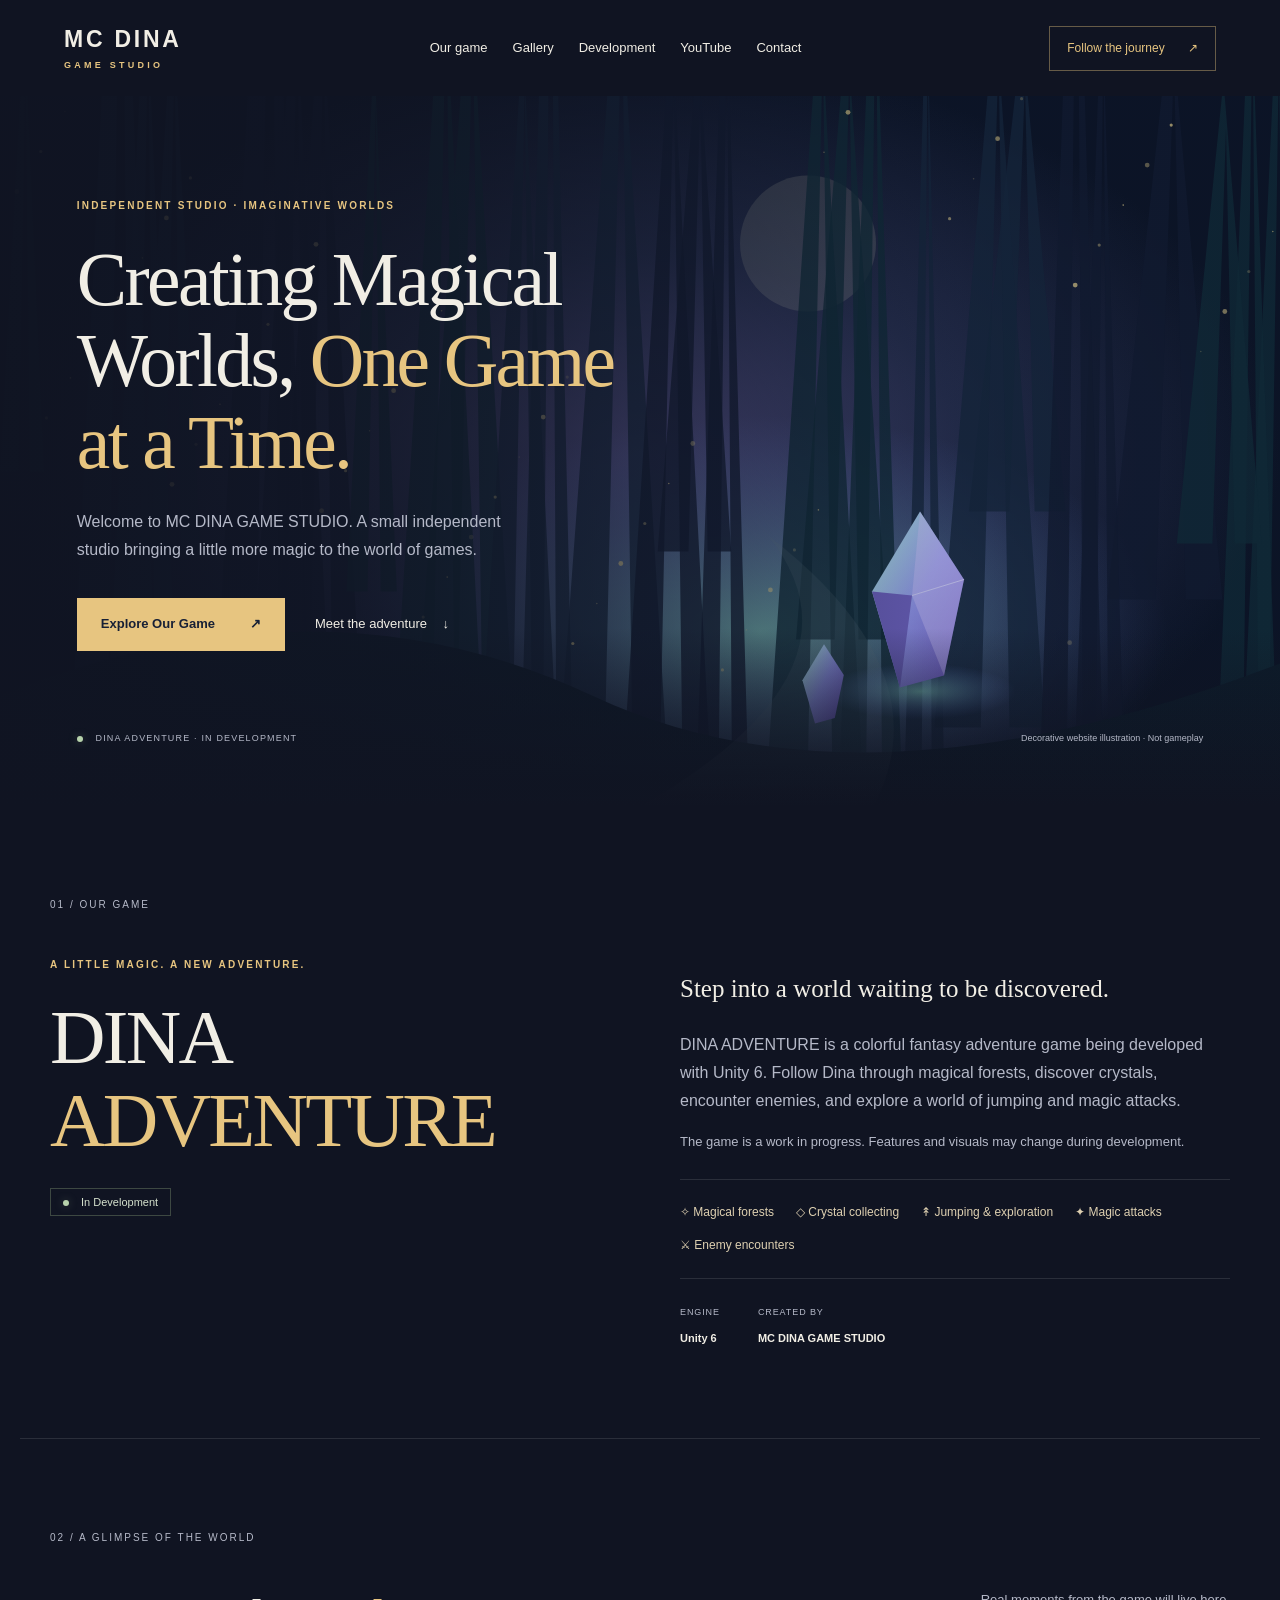
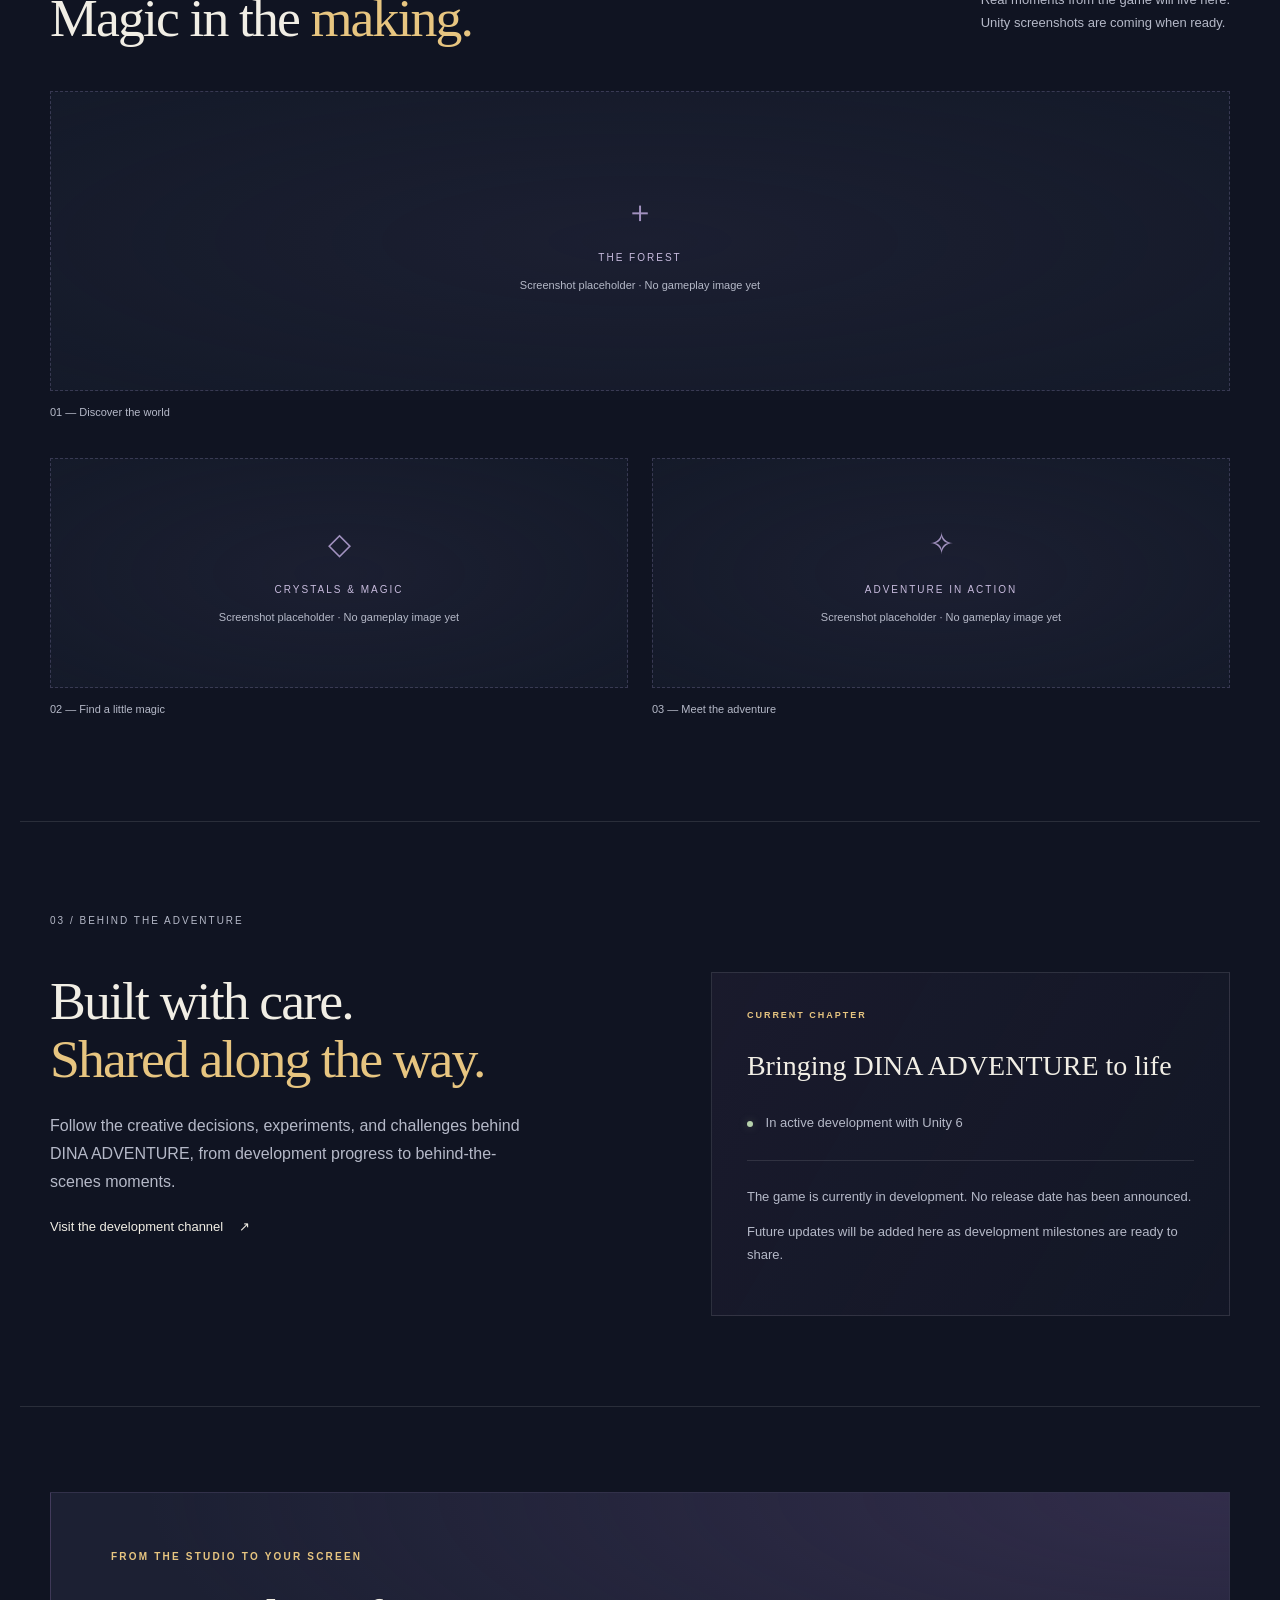
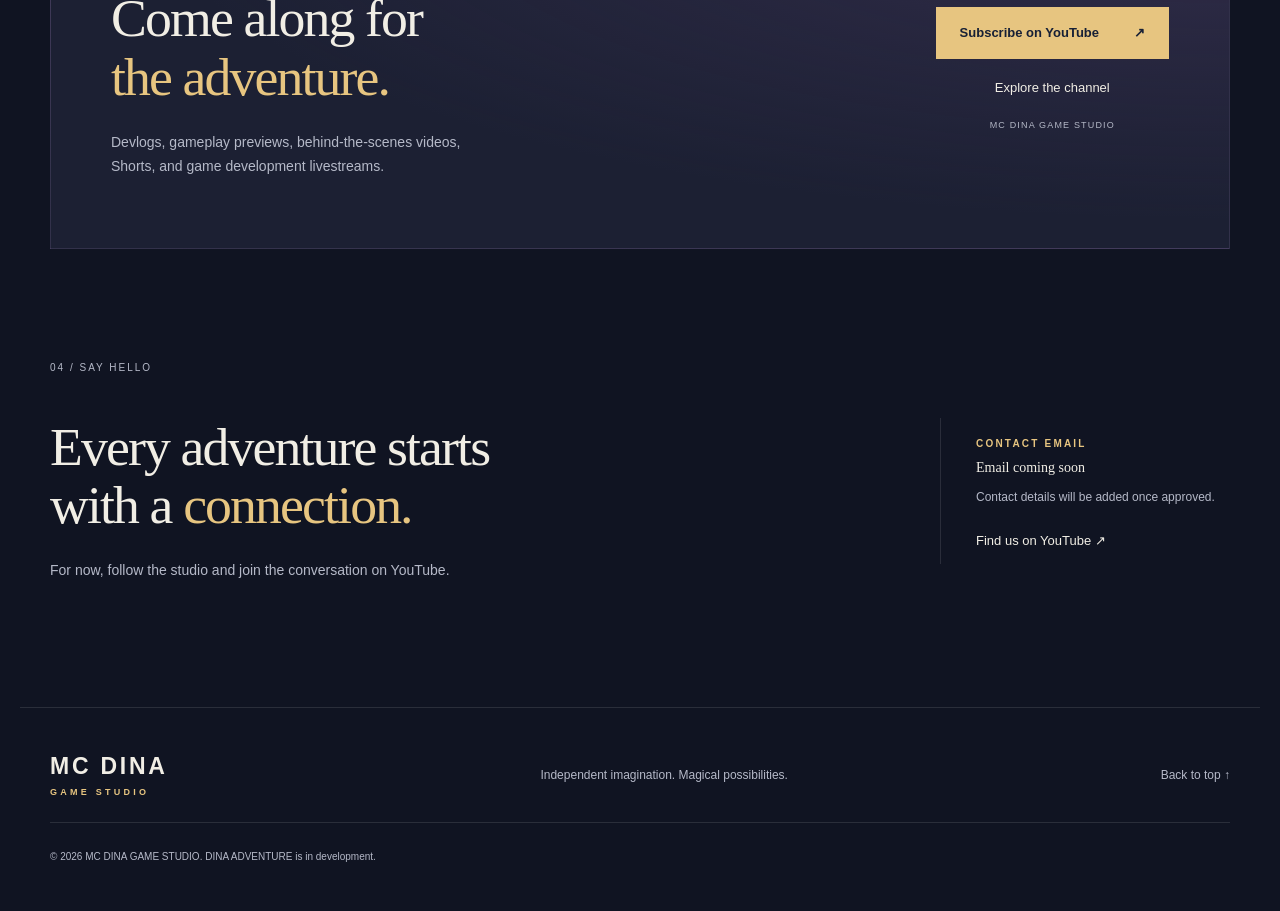
<file: index.html>
<!doctype html>
<html lang="en"><head><meta charset="utf-8"><meta name="viewport" content="width=device-width,initial-scale=1"><meta name="theme-color" content="#101422"><title>MC DINA GAME STUDIO | DINA ADVENTURE</title><meta name="description" content="Discover MC DINA GAME STUDIO, an independent game studio creating DINA ADVENTURE, a colorful fantasy adventure in development with Unity 6."><meta name="robots" content="index,follow"><meta property="og:type" content="website"><meta property="og:locale" content="en_US"><meta property="og:site_name" content="MC DINA GAME STUDIO"><meta property="og:title" content="DINA ADVENTURE — A little magic. A new adventure."><meta property="og:description" content="Follow an independent developer creating DINA ADVENTURE with Unity 6. Explore the game and follow its development."><meta name="twitter:card" content="summary"><link rel="stylesheet" href="styles.css"><script src="script.js" defer></script><link rel="canonical" href="https://uyghur110.github.io/mc-dina-game-studio/"><meta property="og:url" content="https://uyghur110.github.io/mc-dina-game-studio/"></head>
<body><a class="skip" href="#main">Skip to content</a><header class="header"><a class="wordmark" href="#home" aria-label="MC Dina Game Studio home">MC DINA<span>GAME STUDIO</span></a><button class="menu-toggle" aria-expanded="false" aria-controls="navigation" hidden>Menu <span aria-hidden="true">☰</span></button><nav id="navigation" aria-label="Main navigation"><a href="#game">Our game</a><a href="#gallery">Gallery</a><a href="#development">Development</a><a href="#youtube">YouTube</a><a href="#contact">Contact</a></nav><a class="header-cta" href="https://www.youtube.com/@MCDinaGameStudio">Follow the journey <span aria-hidden="true">↗</span></a></header>
<main id="main"><section class="hero" id="home"><div class="hero-art" aria-hidden="true"></div><div class="hero-content"><p class="eyebrow">INDEPENDENT STUDIO · IMAGINATIVE WORLDS</p><h1>Creating Magical<br>Worlds, <em>One Game<br>at a Time.</em></h1><p class="intro">Welcome to MC DINA GAME STUDIO. A small independent studio bringing a little more magic to the world of games.</p><div class="actions"><a class="button gold" href="#game">Explore Our Game <span aria-hidden="true">↗</span></a><a class="text-link" href="#development">Meet the adventure <span aria-hidden="true">↓</span></a></div></div><div class="hero-bottom"><span><i class="dot"></i> DINA ADVENTURE · IN DEVELOPMENT</span><span class="art-note">Decorative website illustration · Not gameplay</span></div></section>
<section class="section game" id="game"><div class="section-label">01 / OUR GAME</div><div class="game-grid"><div><p class="eyebrow">A LITTLE MAGIC. A NEW ADVENTURE.</p><h2>DINA<br><em>ADVENTURE</em></h2><span class="status"><i class="dot"></i> In Development</span></div><div class="game-copy"><p class="lead">Step into a world waiting to be discovered.</p><p>DINA ADVENTURE is a colorful fantasy adventure game being developed with Unity 6. Follow Dina through magical forests, discover crystals, encounter enemies, and explore a world of jumping and magic attacks.</p><p class="muted">The game is a work in progress. Features and visuals may change during development.</p><div class="feature-list"><span>✧ Magical forests</span><span>◇ Crystal collecting</span><span>↟ Jumping & exploration</span><span>✦ Magic attacks</span><span>⚔ Enemy encounters</span></div><div class="game-meta"><span>ENGINE<strong>Unity 6</strong></span><span>CREATED BY<strong>MC DINA GAME STUDIO</strong></span></div></div></div></section>
<section class="section gallery-section" id="gallery"><div class="section-label">02 / A GLIMPSE OF THE WORLD</div><div class="section-heading"><h2>Magic in the <em>making.</em></h2><p>Real moments from the game will live here.<br>Unity screenshots are coming when ready.</p></div><div class="gallery"><figure class="placeholder wide"><div class="placeholder-content"><span class="frame-icon" aria-hidden="true">＋</span><span>THE FOREST</span><small>Screenshot placeholder · No gameplay image yet</small></div><figcaption>01 — Discover the world</figcaption></figure><figure class="placeholder"><div class="placeholder-content"><span class="frame-icon" aria-hidden="true">◇</span><span>CRYSTALS & MAGIC</span><small>Screenshot placeholder · No gameplay image yet</small></div><figcaption>02 — Find a little magic</figcaption></figure><figure class="placeholder"><div class="placeholder-content"><span class="frame-icon" aria-hidden="true">✧</span><span>ADVENTURE IN ACTION</span><small>Screenshot placeholder · No gameplay image yet</small></div><figcaption>03 — Meet the adventure</figcaption></figure></div></section>
<section class="section" id="development"><div class="section-label">03 / BEHIND THE ADVENTURE</div><div class="development-grid"><div><h2>Built with care.<br><em>Shared along the way.</em></h2><p>Follow the creative decisions, experiments, and challenges behind DINA ADVENTURE, from development progress to behind-the-scenes moments.</p><a class="text-link" href="https://www.youtube.com/@MCDinaGameStudio">Visit the development channel <span aria-hidden="true">↗</span></a></div><div class="development-panel"><p class="eyebrow">CURRENT CHAPTER</p><h3>Bringing DINA ADVENTURE to life</h3><p><i class="dot"></i> In active development with Unity 6</p><hr><p>The game is currently in development. No release date has been announced.</p><p class="muted">Future updates will be added here as development milestones are ready to share.</p></div></div></section>
<section class="youtube-band" id="youtube"><div><p class="eyebrow">FROM THE STUDIO TO YOUR SCREEN</p><h2>Come along for<br><em>the adventure.</em></h2><p>Devlogs, gameplay previews, behind-the-scenes videos,<br>Shorts, and game development livestreams.</p></div><div class="youtube-action"><a class="button gold" href="https://www.youtube.com/@MCDinaGameStudio?sub_confirmation=1">Subscribe on YouTube <span aria-hidden="true">↗</span></a><a class="text-link" href="https://www.youtube.com/@MCDinaGameStudio">Explore the channel</a><small>MC DINA GAME STUDIO</small></div></section>
<section class="section contact" id="contact"><div class="section-label">04 / SAY HELLO</div><div class="section-heading"><div><h2>Every adventure starts<br>with a <em>connection.</em></h2><p>For now, follow the studio and join the conversation on YouTube.</p></div><div class="contact-card"><span class="eyebrow">CONTACT EMAIL</span><p>Email coming soon</p><small>Contact details will be added once approved.</small><a class="text-link" href="https://www.youtube.com/@MCDinaGameStudio">Find us on YouTube ↗</a></div></div></section></main>
<footer><a class="wordmark" href="#home">MC DINA<span>GAME STUDIO</span></a><p>Independent imagination. Magical possibilities.</p><a href="#home">Back to top ↑</a><small>© <span id="year">2026</span> MC DINA GAME STUDIO. DINA ADVENTURE is in development.</small></footer></body></html>
</file>
<file: styles.css>
/* Palette and layout tokens: edit these first. No external fonts or libraries. */
:root{--bg:#101422;--panel:#171c2c;--ink:#f1eee5;--muted:#b5b9c8;--gold:#e7c580;--line:#ffffff1c;--max:1240px}*{box-sizing:border-box}html{scroll-behavior:smooth;scroll-padding-top:95px}body{margin:0;background:var(--bg);color:var(--ink);font:16px/1.75 Arial,Helvetica,sans-serif}a{color:inherit;text-decoration:none}a:hover{color:var(--gold)}a:focus-visible,button:focus-visible{outline:3px solid var(--gold);outline-offset:5px}h1,h2,h3,p{margin-top:0}h1,h2{font-family:Georgia,'Times New Roman',serif;font-weight:400;letter-spacing:-.035em;line-height:1.08}h1{font-size:clamp(45px,5.9vw,85px);margin-bottom:25px}h2{font-size:clamp(36px,4.2vw,58px);margin-bottom:24px}h3{font-family:Georgia,serif;font-size:28px;font-weight:400;line-height:1.3}em{font-style:normal;color:var(--gold)}p{color:var(--muted)}.skip{position:fixed;top:-100px;left:20px;background:var(--gold);color:var(--bg);z-index:20;padding:10px}.skip:focus{top:10px}.header{min-height:96px;max-width:1440px;margin:auto;padding:20px 5%;display:flex;align-items:center;justify-content:space-between;gap:26px}.wordmark{font-size:23px;letter-spacing:.12em;font-weight:bold;line-height:1.15;white-space:nowrap}.wordmark span{display:block;font-size:9px;letter-spacing:.36em;margin-top:8px;color:var(--gold)}nav{display:flex;gap:25px;font-size:13px}nav a{padding:8px 0}.header-cta{font-size:12px;border:1px solid #e7c58066;padding:11px 17px;color:var(--gold)}.header-cta span{margin-left:20px}.hero{min-height:710px;position:relative;isolation:isolate;display:flex;flex-direction:column;justify-content:center;padding:70px max(6%,calc((100% - var(--max))/2)) 28px;overflow:hidden}.hero-art{position:absolute;inset:0;z-index:-2;background:url('assets/forest.svg') center 45%/cover no-repeat}.hero:before{content:'';position:absolute;inset:0;z-index:-1;background:linear-gradient(90deg,#101422f5 0%,#101422bc 33%,#10142222 75%),linear-gradient(0deg,var(--bg),transparent 25%)}.hero-content{max-width:760px}.eyebrow{font-size:10px;letter-spacing:.22em;font-weight:700;color:var(--gold);margin-bottom:24px}.intro{max-width:460px;font-size:16px}.actions{display:flex;align-items:center;gap:30px;margin-top:34px}.button{display:inline-flex;align-items:center;justify-content:center;gap:35px;padding:15px 24px;font-size:13px;font-weight:700;min-height:50px}.gold{background:var(--gold);color:#172035}.gold:hover{background:#f5dca8;color:#111827}.text-link{font-size:13px;display:inline-block}.text-link span{margin-left:12px}.hero-bottom{margin-top:80px;display:flex;justify-content:space-between;gap:20px;font-size:9px;letter-spacing:.13em;color:var(--muted)}.dot{width:6px;height:6px;background:#b7d2ac;border-radius:50%;display:inline-block;vertical-align:middle;margin-right:9px;box-shadow:0 0 10px #bdd9a644}.art-note{font-size:9px;letter-spacing:0}.section{max-width:var(--max);margin:auto;padding:90px 30px;border-bottom:1px solid var(--line);scroll-margin-top:20px}.section-label{font-size:10px;letter-spacing:.2em;color:var(--muted);margin-bottom:42px}.game-grid{display:grid;grid-template-columns:1fr 1fr;gap:80px}.game h2{font-size:clamp(48px,6vw,82px)}.status{font-size:11px;color:#d6e2ce;border:1px solid #a1b98b50;padding:7px 12px}.lead{font-family:Georgia,serif;font-size:25px;color:var(--ink);line-height:1.4}.game-copy{padding-top:15px}.muted{font-size:13px;color:var(--muted)}.feature-list{display:flex;flex-wrap:wrap;gap:12px 22px;color:#ded0b1;font-size:12px;border-top:1px solid var(--line);border-bottom:1px solid var(--line);padding:22px 0;margin:26px 0}.game-meta{display:flex;gap:38px;font-size:9px;letter-spacing:.1em;color:var(--muted)}.game-meta strong{display:block;letter-spacing:0;color:var(--ink);font-size:11px;margin-top:8px}.section-heading{display:flex;justify-content:space-between;align-items:start;gap:35px;margin-bottom:20px}.section-heading>p{font-size:13px;max-width:330px}.gallery{display:grid;grid-template-columns:1fr 1fr;gap:24px}.placeholder{margin:0;min-width:0}.placeholder.wide{grid-column:1/-1}.placeholder-content{min-height:230px;border:1px dashed #8f87b64a;background:radial-gradient(ellipse at center,#3a325332,transparent),#141a29;display:flex;flex-direction:column;align-items:center;justify-content:center;gap:10px;padding:24px;text-align:center}.wide .placeholder-content{min-height:300px}.placeholder-content>span:not(.frame-icon){font-size:10px;letter-spacing:.2em;color:#c7bbdd}.frame-icon{font-size:30px;color:#a292c0}.placeholder-content small{font-size:11px;color:var(--muted)}figcaption{font-size:11px;color:var(--muted);padding:12px 0}.development-grid{display:grid;grid-template-columns:1.1fr 1fr;gap:90px}.development-grid>div>p{max-width:470px}.development-panel{border:1px solid var(--line);padding:35px;background:linear-gradient(120deg,#24213877,#171c2c55)}.development-panel .eyebrow{font-size:9px}.development-panel p{font-size:13px}.development-panel hr{border:0;border-top:1px solid var(--line);margin:25px 0}.youtube-band{max-width:1180px;margin:85px auto;background:radial-gradient(ellipse at top right,#52406d66,transparent 65%),#1c2033;border:1px solid #9580b32e;padding:55px 60px;display:flex;justify-content:space-between;align-items:center;gap:40px}.youtube-band p{font-size:14px}.youtube-band .eyebrow{font-size:10px}.youtube-action{display:flex;flex-direction:column;gap:18px;align-items:center;flex-shrink:0}.youtube-action small{font-size:9px;letter-spacing:.13em;color:var(--muted)}.contact{padding-top:25px}.contact-card{border-left:1px solid var(--line);padding:10px 0 10px 35px;min-width:290px}.contact-card p{font-family:Georgia,serif;color:var(--ink);font-size:22px;margin-bottom:6px}.contact-card small{display:block;color:var(--muted);font-size:12px;margin-bottom:18px}.contact>div p{font-size:14px}footer{max-width:var(--max);margin:auto;padding:45px 30px;display:flex;flex-wrap:wrap;align-items:center;justify-content:space-between;gap:25px}footer>p,footer>a:not(.wordmark){font-size:12px;margin:0;color:var(--muted)}footer>small{flex-basis:100%;font-size:10px;color:var(--muted);border-top:1px solid var(--line);padding-top:25px}.menu-toggle{font:inherit;background:transparent;color:var(--ink);border:1px solid var(--line);padding:8px 12px} [hidden]{display:none!important}
@media(min-width:901px){.menu-toggle{display:none}}@media(max-width:1100px){.header-cta{display:none}.header{gap:20px}nav{gap:20px}.game-grid,.development-grid{gap:40px}.youtube-band{margin:60px 30px;padding:40px}}@media(max-width:900px){.header{flex-wrap:wrap;padding:22px 6%;min-height:90px}.menu-toggle:not([hidden]){display:block}nav{flex-basis:100%;flex-wrap:wrap;gap:10px 24px}nav[data-collapsed=true]{display:none}.hero{min-height:650px;padding-top:65px}.hero:before{background:linear-gradient(90deg,#101422ed,#10142272),linear-gradient(0deg,var(--bg),transparent 40%)}.game-grid,.development-grid{grid-template-columns:1fr;gap:35px}.section{padding:60px 6%}.section-heading{display:block}.youtube-band{align-items:start;flex-direction:column}.contact-card{margin-top:30px}.hero-bottom{margin-top:65px;flex-direction:column;gap:10px}.hero-art{background-position:62% center}}@media(max-width:520px){h1{font-size:44px}.hero{min-height:690px}.hero .eyebrow{font-size:8px}.actions{gap:20px;align-items:start;flex-direction:column}.gallery{grid-template-columns:1fr}.placeholder.wide{grid-column:auto}.wide .placeholder-content{min-height:230px}.game-meta{gap:24px}.youtube-band{margin:45px 6%;padding:30px 24px}.youtube-action{align-items:start;width:100%}.youtube-action .button{width:100%;gap:15px;font-size:12px}.contact-card{min-width:0;padding-left:20px}.section-label{font-size:9px}.hero-bottom{letter-spacing:.05em}footer{padding:35px 6%}}@media(prefers-reduced-motion:reduce){html{scroll-behavior:auto}}
</file>
